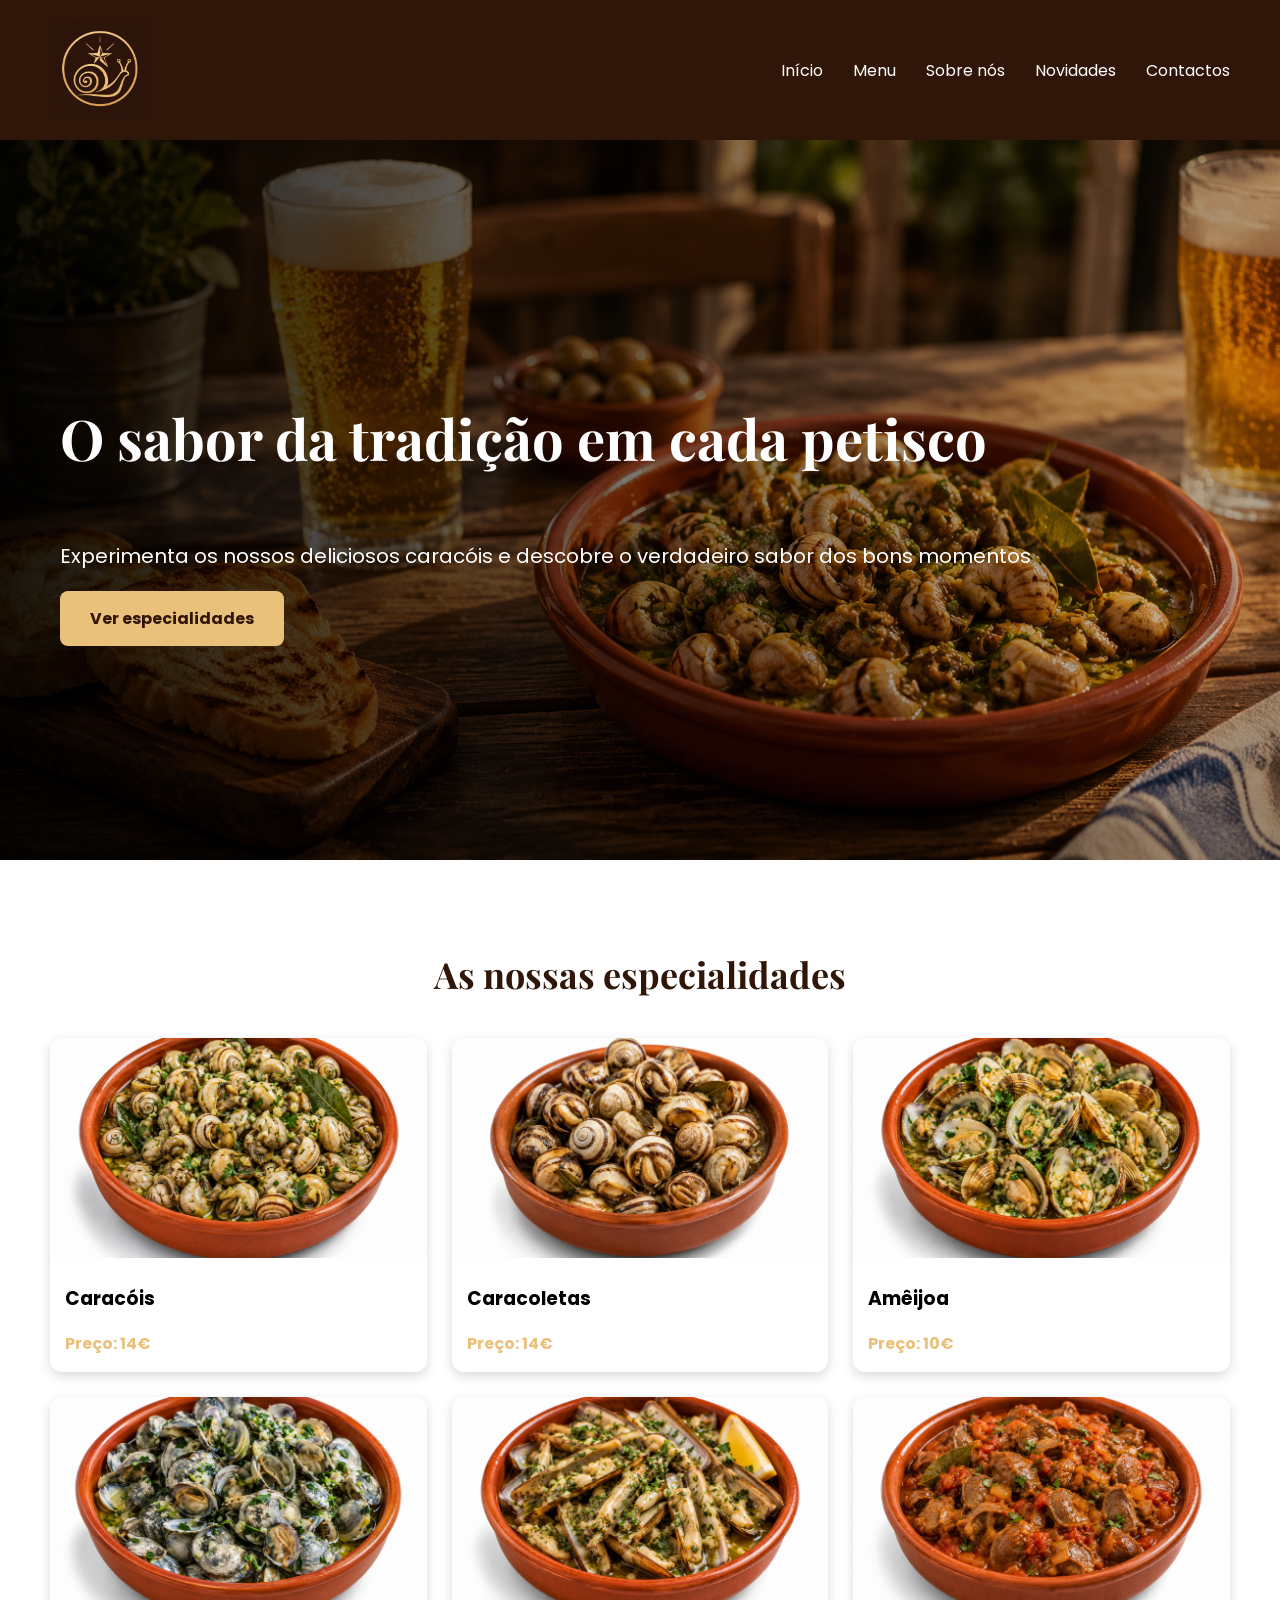
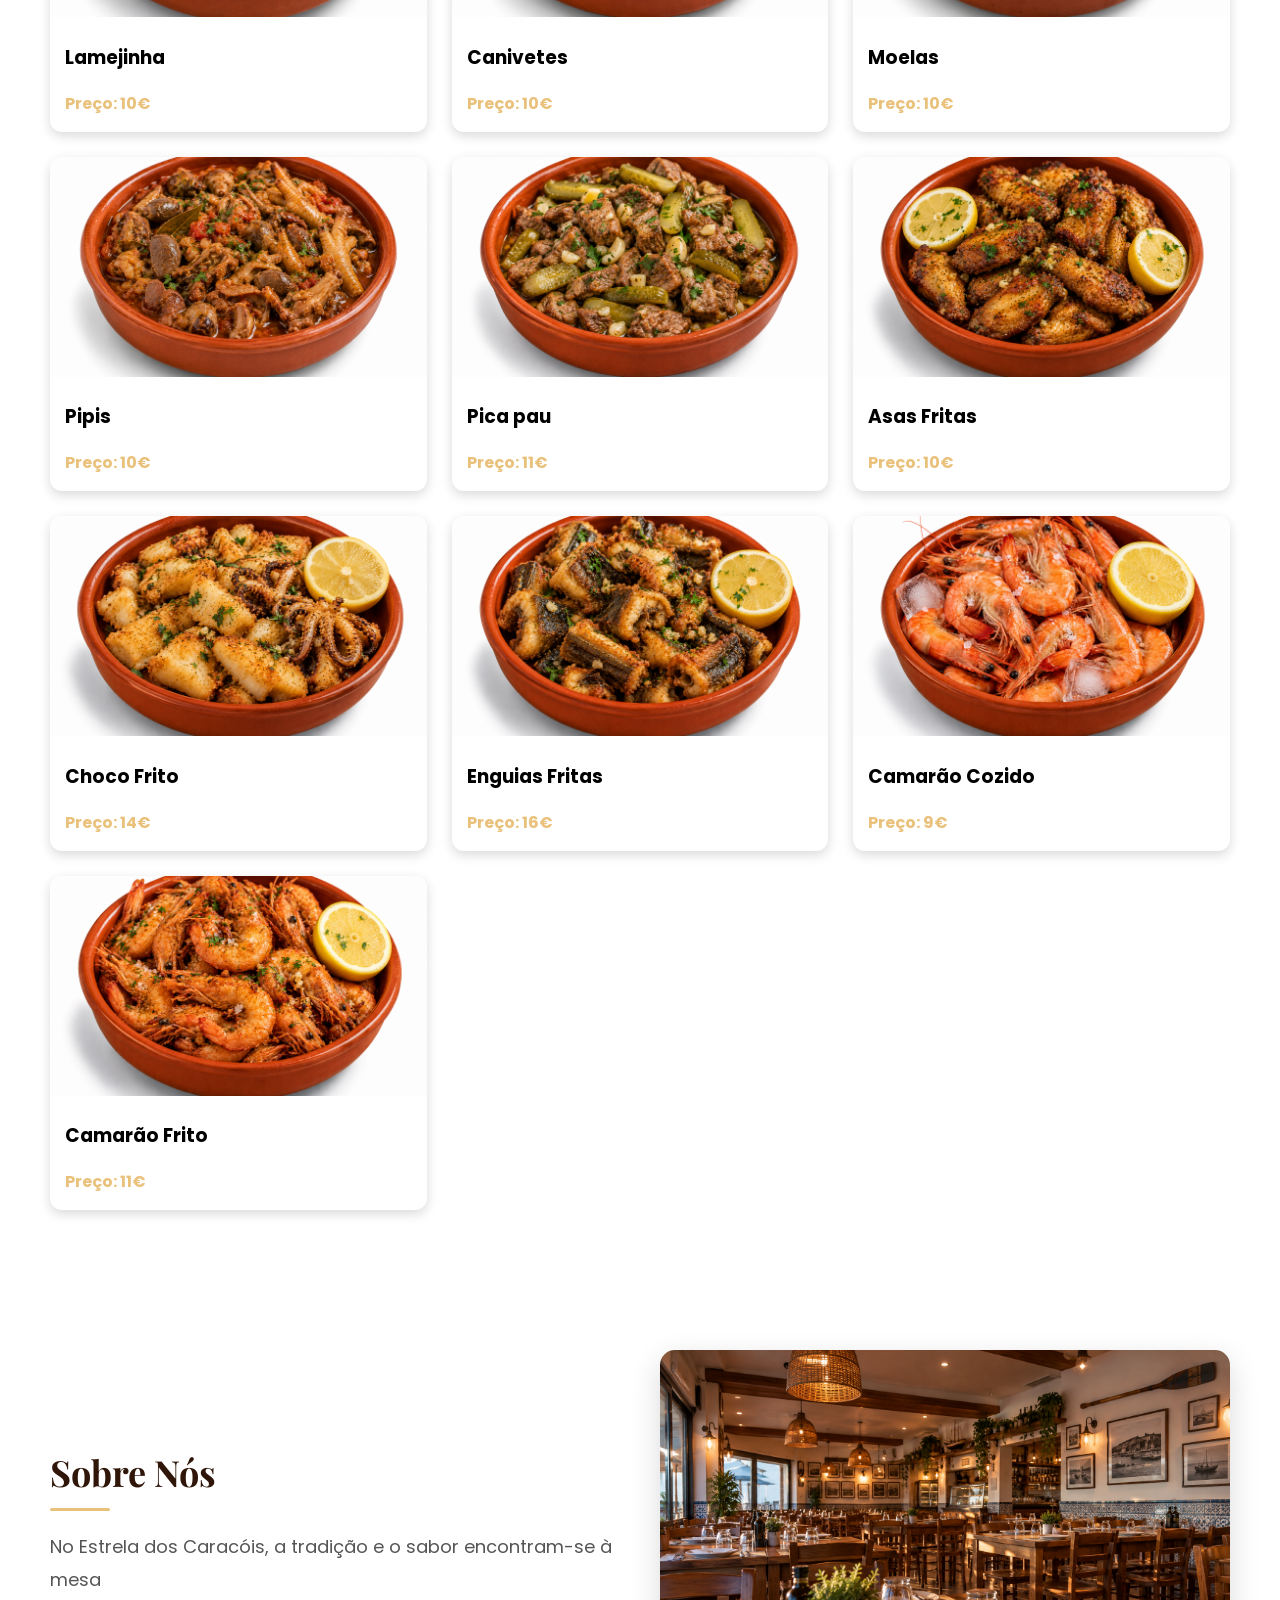
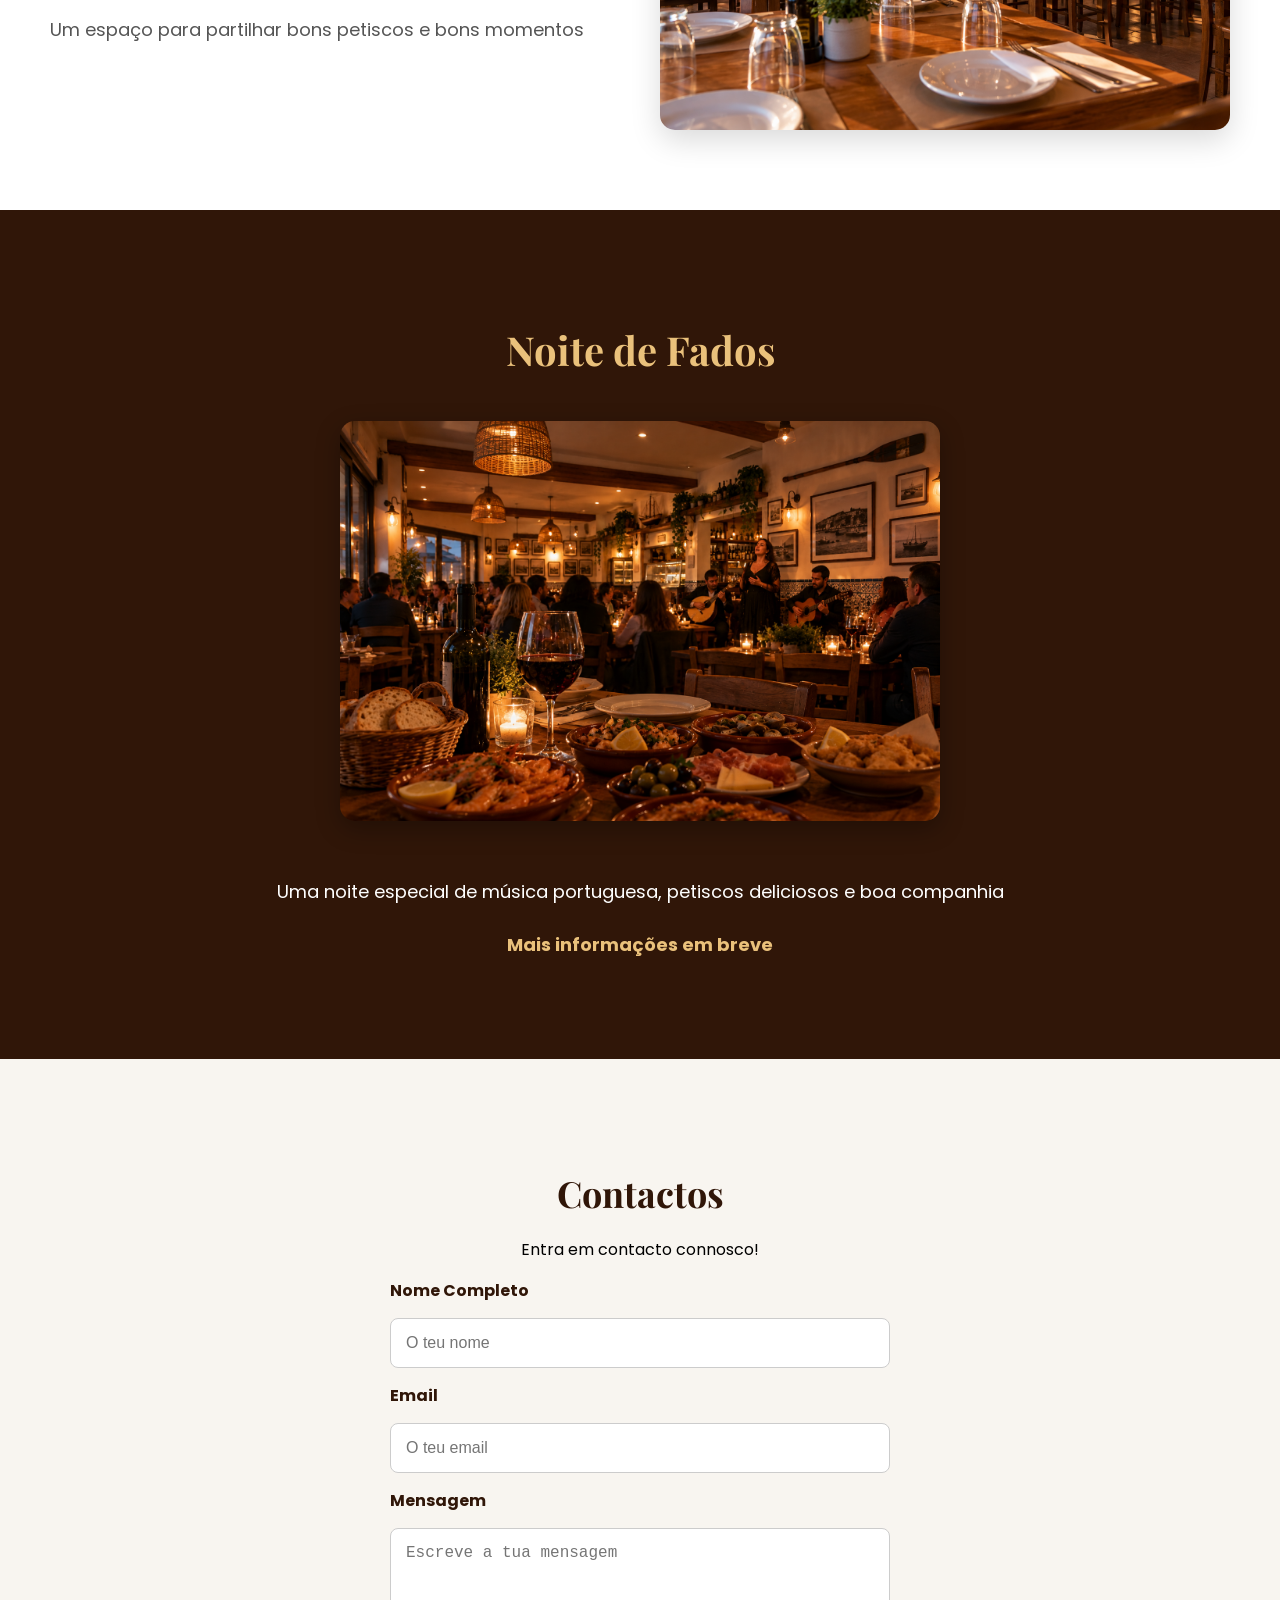
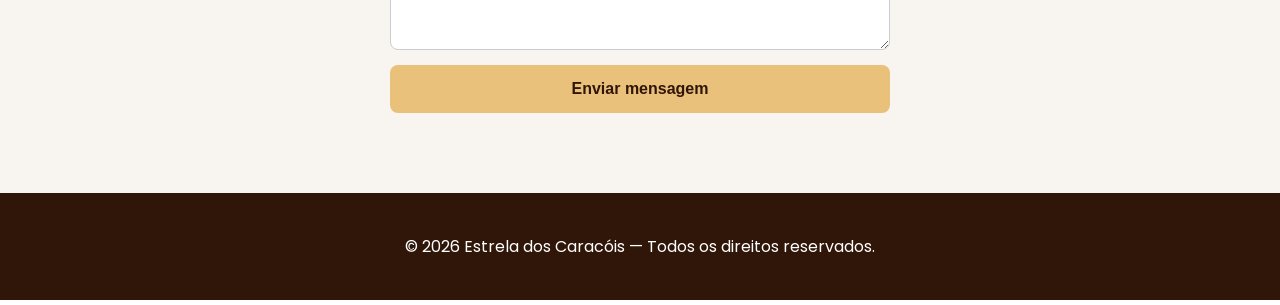
<file: index.html>
<!DOCTYPE html>
<html lang="pt">
    <head>
        <meta charset="UTF-8">
        <meta name="viewport" content="width=device-width, initial-scale=1.0">
        <title>ESTRELA DOS CARACOIS</title>
        <link rel="stylesheet" href="CSS/styles.css">
        <link rel="preconnect" href="https://fonts.googleapis.com">
        <link rel="preconnect" href="https://fonts.gstatic.com" crossorigin>
        <link href="https://fonts.googleapis.com/css2?family=Playfair+Display:wght@400;600;700&family=Poppins:wght@400;500;600;700&display=swap" rel="stylesheet">
    </head>
    <body>
        <header>
            <img src="IMAGES/Caracol Dourado sob uma Estrela.png" alt="logotipo do restaurante">
            <nav>
                <ul>
                    <li><a href="#inicio">Início</a></li>
                    <li><a href="#menu">Menu</a></li>
                    <li><a href="#sobre">Sobre nós</a></li>
                    <li><a href="#novidades">Novidades</a></li>
                    <li><a href="#contactos">Contactos</a></li>
                </ul>
            </nav>
        </header>

        <main>
            <section id="inicio" class="hero">
                <h1>O sabor da tradição em cada petisco</h1>
                <p>Experimenta os nossos deliciosos caracóis e descobre o verdadeiro sabor dos bons momentos</p>
                <a href="#menu">Ver especialidades</a>
            </section>
            <section id="menu">
                <h2>As nossas especialidades</h2>
                <div class="cards">
                    <article>
                        <img src="IMAGES/Caracóis em Alho, Ervas e Azeite.png" alt="caracóis">
                        <h3>Caracóis</h3>
                        <p>Preço: 14€</p>
                    </article>
                    <article>
                        <img src="IMAGES/Caracoletas em Taça de Barro.png" alt="caracoletas">
                        <h3>Caracoletas</h3>
                        <p>Preço: 14€</p>
                    </article>
                    <article>
                        <img src="IMAGES/Amêijoas ao alho em molho de ervas.png" alt="ameijoa">
                        <h3>Amêijoa</h3>
                        <p>Preço: 10€</p>
                    </article>
                    <article>
                        <img src="IMAGES/Lamejinhas à Bolhão Pato com Alho e Salsa.png" alt="lamejinha">
                        <h3>Lamejinha</h3>
                        <p>Preço: 10€</p>
                    </article>
                    <article>
                        <img src="IMAGES/Canivetes à Bolhão Pato num tacho de barro.png" alt="canivetes">
                        <h3>Canivetes</h3>
                        <p>Preço: 10€</p>
                    </article>
                    <article>
                        <img src="IMAGES/Moelas Estufadas em Molho de Tomate.png" alt="moelas">
                        <h3>Moelas</h3>
                        <p>Preço: 10€</p>
                    </article>
                    <article>
                        <img src="IMAGES/Pipis à Portuguesa em Tacho de Barro.png" alt="pipis">
                        <h3>Pipis</h3>
                        <p>Preço: 10€</p>
                    </article>
                    <article>
                        <img src="IMAGES/Ensopado rústico de carne com pickles numa caçarola de barro.png" alt="pica_pau">
                        <h3>Pica pau</h3>
                        <p>Preço: 11€</p>
                    </article>
                    <article>
                        <img src="IMAGES/Asas de Frango Crocantes com Limão e Ervas.png" alt="asas_fritas">
                        <h3>Asas Fritas</h3>
                        <p>Preço: 10€</p>
                    </article>
                    <article>
                        <img src="IMAGES/Choco Frito com Limão e Salsa.png" alt="choco_frito">
                        <h3>Choco Frito</h3>
                        <p>Preço: 14€</p>
                    </article>
                    <article>
                        <img src="IMAGES/Enguia frita com limão e ervas.png" alt="enguias_fritas">
                        <h3>Enguias Fritas</h3>
                        <p>Preço: 16€</p>
                    </article>
                    <article>
                        <img src="IMAGES/Camarão com Limão e Gelo.png" alt="camarao_cozido">
                        <h3>Camarão Cozido</h3>
                        <p>Preço: 9€</p>
                    </article>
                    <article>
                        <img src="IMAGES/Camarões Fritos com Limão e Alho.png" alt="camarao_frito">
                        <h3>Camarão Frito</h3>
                        <p>Preço: 11€</p>
                    </article>
                </div>
            </section>
            <section id="sobre" class="sobre">
                <div class="sobre-texto">
                    <h2>Sobre Nós</h2>
                    <p>No Estrela dos Caracóis, a tradição e o sabor encontram-se à mesa</p>
                    <p>Um espaço para partilhar bons petiscos e bons momentos</p>
                </div>
                <img src="IMAGES/Restaurante Mediterrânico Acolhedor ao Entardecer.png" alt="Interior do restaurante">
            </section>
            <section id="novidades">
                <h2>Noite de Fados</h2>
                <img src="IMAGES/Noite de Fado com Petiscos Tradicionais.png" alt="noite de fados">
                <p>Uma noite especial de música portuguesa, petiscos deliciosos e boa companhia</p>
                <p>Mais informações em breve</p>
            </section>
            <section id="contactos">
                <h2>Contactos</h2>
                <p>Entra em contacto connosco!</p>
                <form>
                    <label for="nome">Nome Completo</label>
                    <input type="text" id="nome" name="nome" placeholder="O teu nome" required>
                    <label for="email">Email</label>
                    <input type="email" id="email" name="email" placeholder="O teu email" required>
                    <label for="mensagem">Mensagem</label>
                    <textarea id="mensagem" name="mensagem" rows="5" placeholder="Escreve a tua mensagem" required></textarea>
                    <button type="submit">Enviar mensagem</button>
                </form>
            </section>
        </main>

        <footer>
            <p>© 2026 Estrela dos Caracóis — Todos os direitos reservados.</p>
        </footer>

    </body>
</html>
</file>
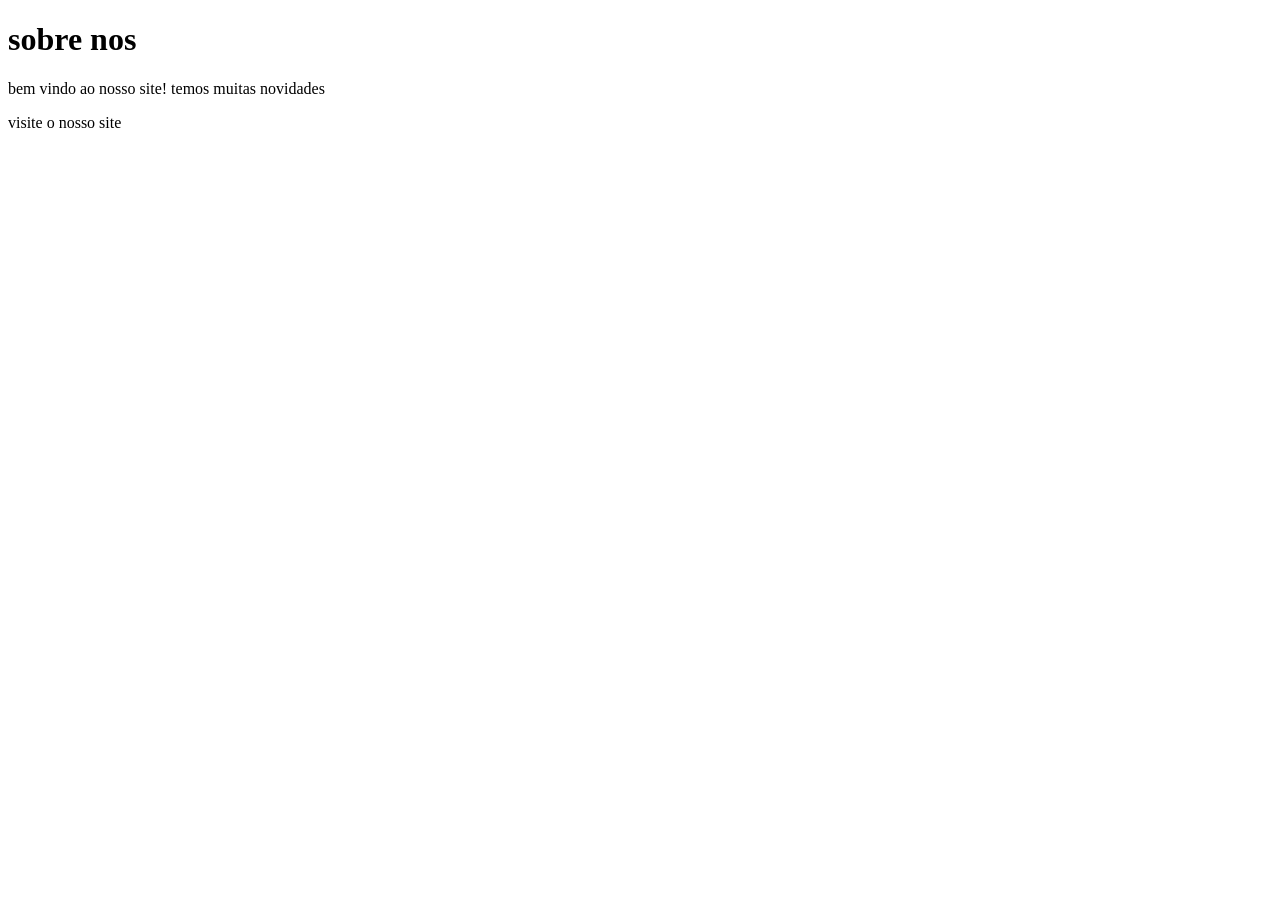
<file: sobre.html>
<!DOCTYPE html>
<html lang="pt">
    <head>
        <meta charset="UTF-8">
        <title>sobre nos</title>
    </head>
    <body>
        <h1>sobre nos</h1>
        <p>bem vindo ao nosso site! temos muitas novidades</p>
        <p>visite o nosso site</p>
    </body>
</html>
</file>
<file: CSS/styles.css>
body {
    margin: 0;
    font-family: 'Poppins', sans-serif;
}
html {
    scroll-behavior: smooth;
}
header {
    display: flex;
    justify-content: space-between;
    align-items: center;
    background-color: #301608;
    padding: 20px 50px;
}
nav ul {
    display: flex;
    gap: 30px;
     list-style: none;
}
nav ul a {
    color: white;
    text-decoration: none;
    position: relative;
    padding-bottom: 5px;
}
nav ul a::after {
    content: "";
    position: absolute;
    width: 0;
    height: 2px;
    background-color: #EAC17B;
    bottom: 0;
    left: 0;
    transition: width 0.3s ease;
}
nav ul a:hover{
    color: #EAC17B;
}
nav ul a:hover::after {
    width: 100%;
}
header img{
    width: 100px;
}









.hero {
    background-image: linear-gradient(
            to right,
            rgba(0, 0, 0, 0.90),
            rgba(0, 0, 0, 0.15)
        ),url("../IMAGES/Caracóis\ à\ Portuguesa\ com\ Cerveja\ e\ Pão\ Tostado-1.png");
    background-size: cover;
    background-position: center;
    min-height: 80vh;
    display: flex;
    flex-direction: column;
    justify-content: center;
    align-items: flex-start;
    padding-left: 60px;
}
.hero h1{
    color: white;
    font-size: 56px;
    font-family: 'Playfair Display', serif;
}
.hero p{
    color: white;
    font-size: 20px;
    animation-delay: 0.2s;
}
.hero a{
    background-color: #EAC17B;
    color: #301608;
    padding: 15px 30px;
    border-radius: 8px;
    text-decoration: none;
    font-size: 16px;
    font-weight: bold;
    transition: background-color 0.3s ease, transform 0.3s ease;
    animation-delay: 0.4s;
    animation: aparecerHero 1s ease-out 0.4s backwards;
}
.hero a:hover {
    background-color: #d4a85f;
    transform: translateY(-3px);
}
.hero h1,
.hero p {
    animation: aparecerHero 1s ease-out both;
}






h2 {
    font-family: 'Playfair Display', serif;
}






.cards{
    display: grid;
    grid-template-columns: 1fr 1fr 1fr;
    gap: 25px;
}
.cards img{
    width: 100%;
    height: 220px;
    object-fit: cover;
    transition: transform 0.4s ease;
}
.cards article{
    background-color: white;
    border-radius: 12px;
    overflow: hidden;
    box-shadow: 0 4px 12px rgba(0, 0, 0, 0.15);
    transition: transform 0.3s ease, box-shadow 0.3s ease;
}
.cards article:hover {
    transform: translateY(-8px);
    box-shadow: 0 12px 25px rgba(0, 0, 0, 0.25);
}
.cards article:hover img {
    transform: scale(1.05);
}
.cards article h3,
.cards article p {
    padding: 0 15px;
}
.cards p{
    color: #EAC17B;
    font-weight: bold;
}
#menu {
    padding: 60px 50px;
}
#menu h2{
    text-align: center;
    font-size: 36px;
    color: #301608;
    margin-bottom: 40px;
}











.sobre{
    display: flex;
    align-items: center;
    gap: 40px;
    padding: 80px 50px;
}
.sobre-texto{
    flex: 1;
}
.sobre img{
    flex: 1;
    width: 50%;
    min-width: 0;
    border-radius: 15px;
    box-shadow: 0 10px 30px rgba(0, 0, 0, 0.15);
    transition: transform 0.4s ease, box-shadow 0.4s ease;
}
.sobre img:hover {
    transform: scale(1.02);
    box-shadow: 0 15px 40px rgba(0, 0, 0, 0.25);
}
.sobre h2{
    color: #301608;
    font-size: 36px;
    margin-bottom: 20px;
    position: relative;
    padding-bottom: 15px;
}
.sobre h2::after {
    content: "";
    position: absolute;
    bottom: 0;
    left: 0;
    width: 60px;
    height: 3px;
    background-color: #EAC17B;
    border-radius: 3px;
}
.sobre-texto p{
    font-size: 18px;
    color: #555;
    line-height: 1.8;
    margin-bottom: 15px;
}







#novidades {
    background-color: #301608;
    padding: 80px 50px;
    text-align: center;
}
#novidades h2{
    color: #EAC17B;
    font-size: 40px;
    margin-bottom: 25px;
}
#novidades p{
    color: white;
    font-size: 18px;
    line-height: 1.8;
}
#novidades p:last-child {
    color: #EAC17B;
    font-weight: bold;
    margin-top: 20px;
}
#novidades img{
    width: 100%;
    max-width: 600px;
    border-radius: 15px;
    margin: 20px 0px 30px 0px;
    box-shadow: 0 8px 25px rgba(0, 0, 0, 0.3);
    transition: transform 0.4s ease, box-shadow 0.4s ease;
}
#novidades img:hover {
    transform: scale(1.02);
    box-shadow: 0 12px 35px rgba(234, 193, 123, 0.35);
}









#contactos form{
    display: flex;
    flex-direction: column;
    gap: 15px;
    max-width: 500px;
    margin: 0 auto;
}
#contactos input,
#contactos textarea{
    padding: 15px;
    border: 1px solid #ccc;
    border-radius: 8px;
    font-size: 16px;
}
#contactos button{
    background-color: #EAC17B;
    color: #301608;
    padding: 15px;
    border: none;
    border-radius: 8px;
    font-size: 16px;
    font-weight: bold;
    cursor: pointer;
    transition: background-color 0.3s ease, transform 0.3s ease;
}
#contactos button:hover{
    background-color: #d4a85f;
    transform: translateY(-3px);
}
#contactos{
    background-color: #f8f5f0;
    padding: 80px 50px;
    text-align: center;
}
#contactos h2{
    color: #301608;
    font-size: 36px;
    margin-bottom: 20px;
}
#contactos label{
    text-align: left;
    font-weight: bold;
    color: #301608;
}










footer{
    background-color: #301608;
    color: white;
    padding: 25px;
    text-align: center;
}









@media (max-width: 1024px) {
    .cards{
        grid-template-columns: 1fr 1fr;
    }
}
@media (max-width: 768px) {
    .cards{
        grid-template-columns: 1fr;
    }
    header{
        flex-direction: column;
        padding: 20px 15px;
    }
    header nav ul{
        flex-wrap: wrap;
        justify-content: center;
    }
    .hero h1{
        font-size: 32px;
    }
    .hero{
        padding: 30px 20px;
    }
    .hero p{
        font-size: 16px;
    }
    .sobre{
        flex-direction: column;
        padding: 40px 20px;
    }
    .sobre img{
        width: 100%;
    }
    #novidades h2{
        font-size: 30px;
    }
    #novidades{
        padding: 40px 20px;
    }
    #contactos{
        padding: 40px 20px;
    }
}










@keyframes aparecerHero {
    from {
        opacity: 0;
        transform: translateY(30px);
    }

    to {
        opacity: 1;
        transform: translateY(0);
    }
}
</file>
